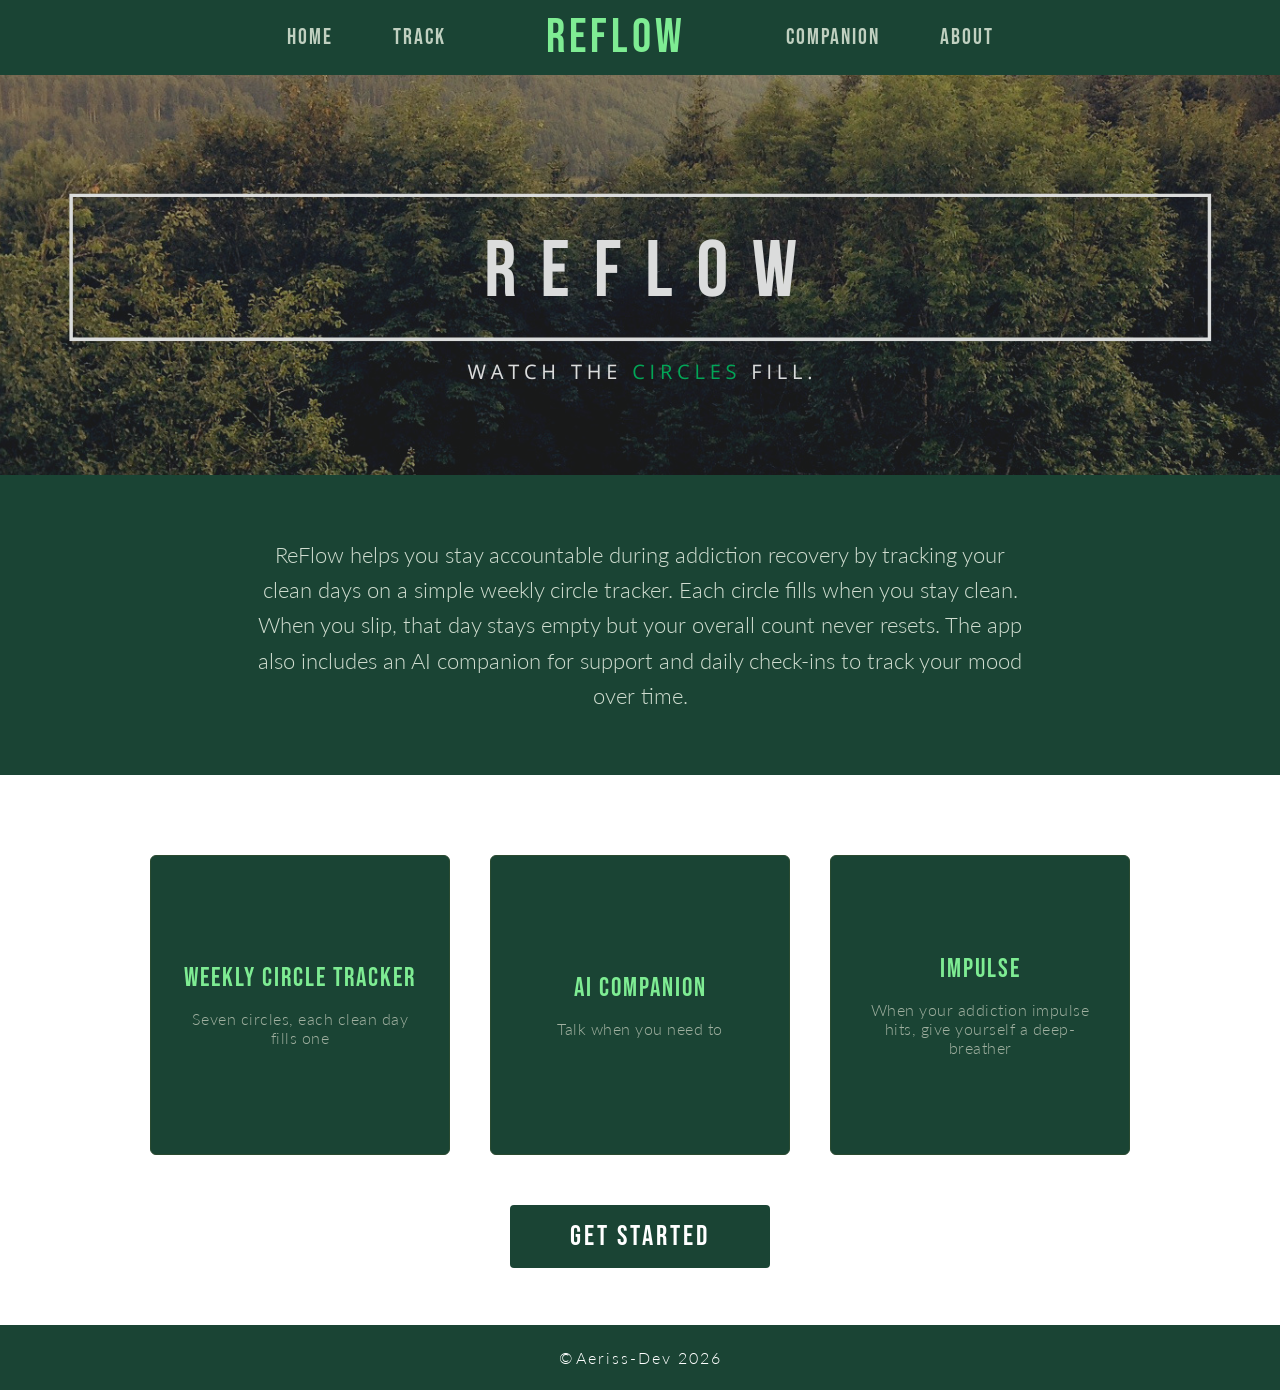
<file: index.html>
<!DOCTYPE html>
<html lang="en">
<head>
    <meta charset="UTF-8">
    <meta name="viewport" content="width=device-width, initial-scale=1.0">
    <title>ReFlow</title>
    <link rel="stylesheet" href="style.css">
</head>
<body>
    <nav>
        <ul class="left-nav">
            <li><a href="index.html">Home</a></li>
            <li><a href="track.html">Track</a></li>
        </ul>
        <p><a href="index.html" class = "logo">REFLOW</a></p>
        <ul class="right-nav">
            <li><a href="ai.html">Companion</a></li>
            <li><a href="about.html">About</a></li>
        </ul>
    </nav>
    <div class="photo-container">
        <img src="assets/addiction.png" alt="addiction banner">
    </div>
    <div class="first-box">
        <p class="description">
            ReFlow helps you stay accountable during addiction recovery by tracking your clean days on a simple weekly circle tracker. Each circle fills when you stay clean. When you slip, that day stays empty but your overall count never resets. The app also includes an AI companion for support and daily check-ins to track your mood over time.
        </p>
    </div>
    <div class="second-box">
        <div class="features">
            <div class="feature-card">

                <h3>Weekly Circle Tracker</h3>
                <p>Seven circles, each clean day fills one</p>
            </div>
            <div class="feature-card">

                <h3>AI Companion</h3>
                <p>Talk when you need to</p>
            </div>
            <div class="feature-card">
                <h3>Impulse</h3>
                <p>When your addiction impulse hits, give yourself a deep-breather</p>
            </div>
        </div>
        <a href="track.html" class="cta-button">Get Started</a>
    </div>
    <footer>
        &copy;&nbsp; <a href="https://github.com/aerissdev-dotcom" class = "footer-a">Aeriss-Dev 2026</a>
    </footer>
</body>
</html>
</file>
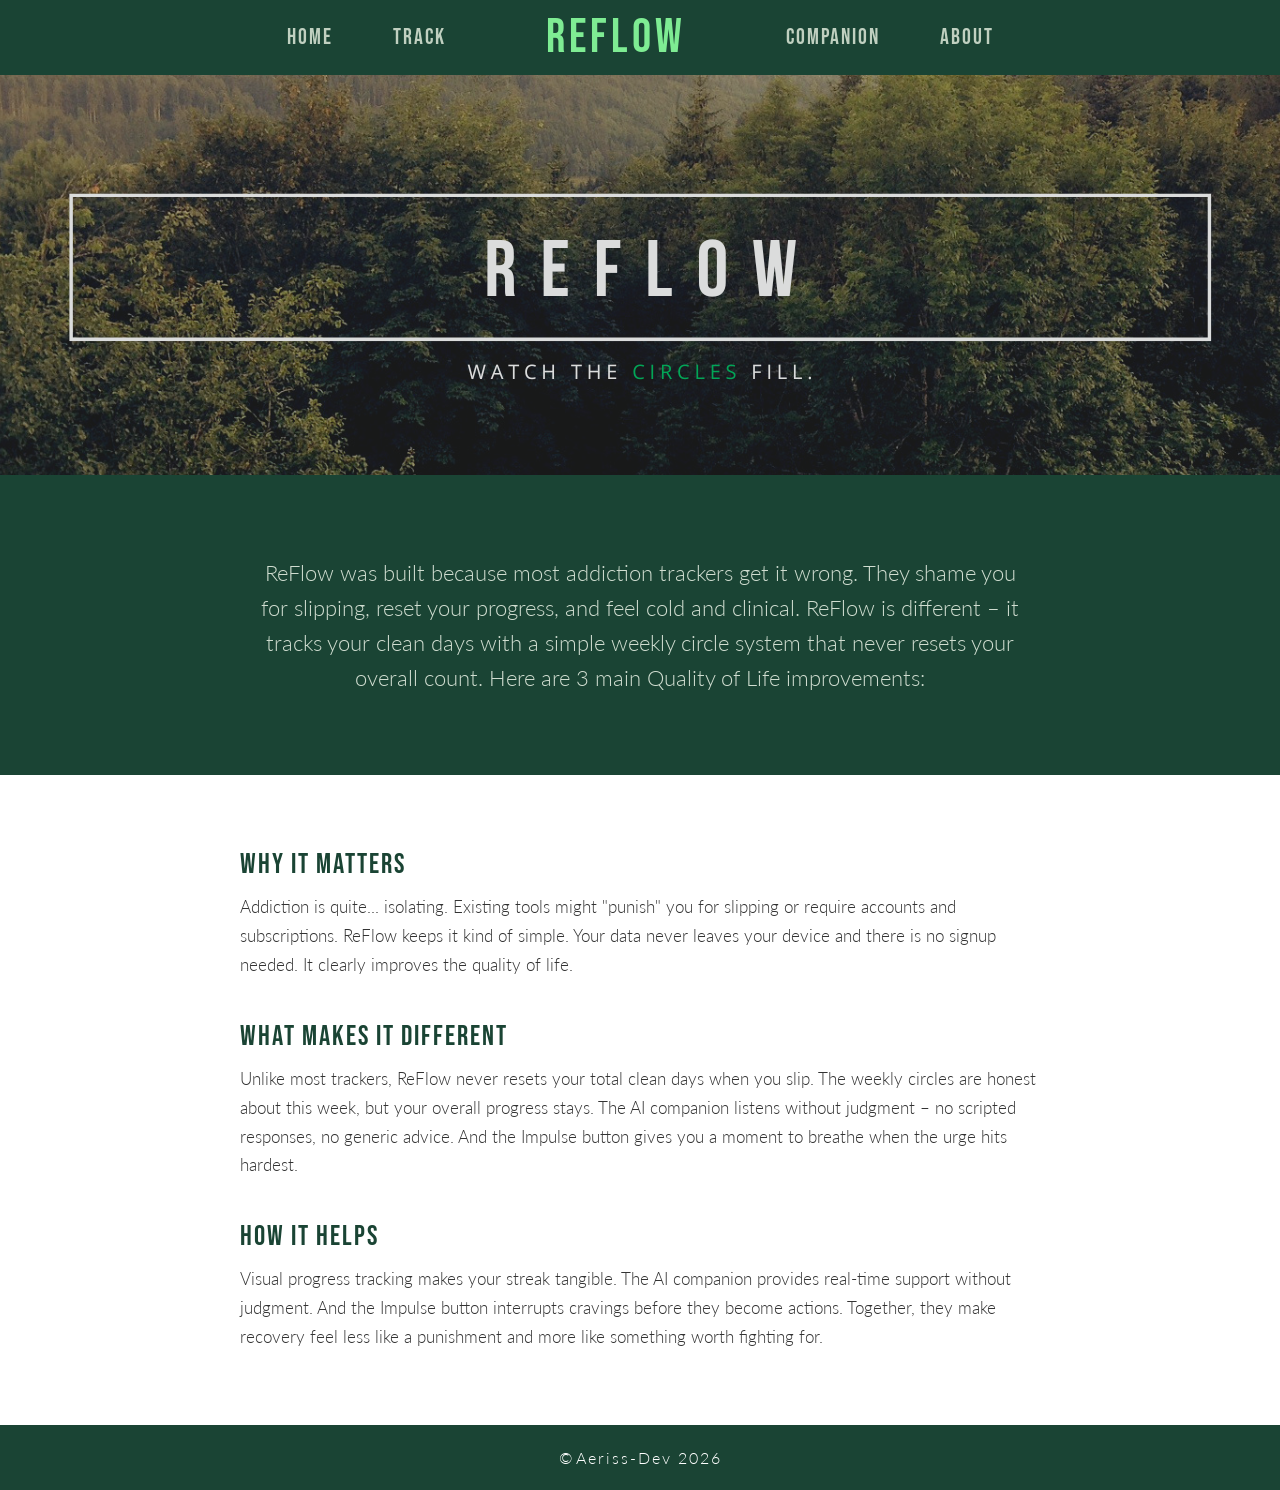
<file: about.html>
<!DOCTYPE html>
<html lang="en">
<head>
    <meta charset="UTF-8">
    <meta name="viewport" content="width=device-width, initial-scale=1.0">
    <title>ReFlow - About</title>
    <link rel="stylesheet" href="style.css">
</head>
<body>
    <nav>
        <ul class="left-nav">
            <li><a href="index.html">Home</a></li>
            <li><a href="track.html">Track</a></li>
        </ul>
        <p><a href="index.html" class = "logo">REFLOW</a></p>
        <ul class="right-nav">
            <li><a href="ai.html">Companion</a></li>
            <li><a href="about.html">About</a></li>
        </ul>
    </nav>
    <div class="photo-container">
        <img src="assets/addiction.png" alt="addiction banner">
    </div>
    <div class="first-box">
        <p class="description">
            ReFlow was built because most addiction trackers get it wrong. They shame you for slipping, reset your progress, and feel cold and clinical. ReFlow is different – it tracks your clean days with a simple weekly circle system that never resets your overall count. Here are 3 main Quality of Life improvements:
        </p>
    </div>
    <div class="second-box-about">
        <div class="about-content">
            <div class="about-section">
                <h3>Why It Matters</h3>
                <p>Addiction is quite... isolating. Existing tools might "punish" you for slipping or require accounts and subscriptions. ReFlow keeps it kind of simple. Your data never leaves your device and there is no signup needed. It clearly improves the quality of life.</p>
            </div>
            <div class="about-section">
                <h3>What Makes It Different</h3>
                <p>Unlike most trackers, ReFlow never resets your total clean days when you slip. The weekly circles are honest about this week, but your overall progress stays. The AI companion listens without judgment – no scripted responses, no generic advice. And the Impulse button gives you a moment to breathe when the urge hits hardest.</p>
            </div>
            <div class="about-section">
                <h3>How It Helps</h3>
                <p>Visual progress tracking makes your streak tangible. The AI companion provides real-time support without judgment. And the Impulse button interrupts cravings before they become actions. Together, they make recovery feel less like a punishment and more like something worth fighting for.</p>
            </div>
        </div>
    </div>
    <footer>
        &copy;&nbsp; <a href="https://github.com/aerissdev-dotcom" class="footer-a">Aeriss-Dev 2026</a>
    </footer>
</body>
</html>
</file>
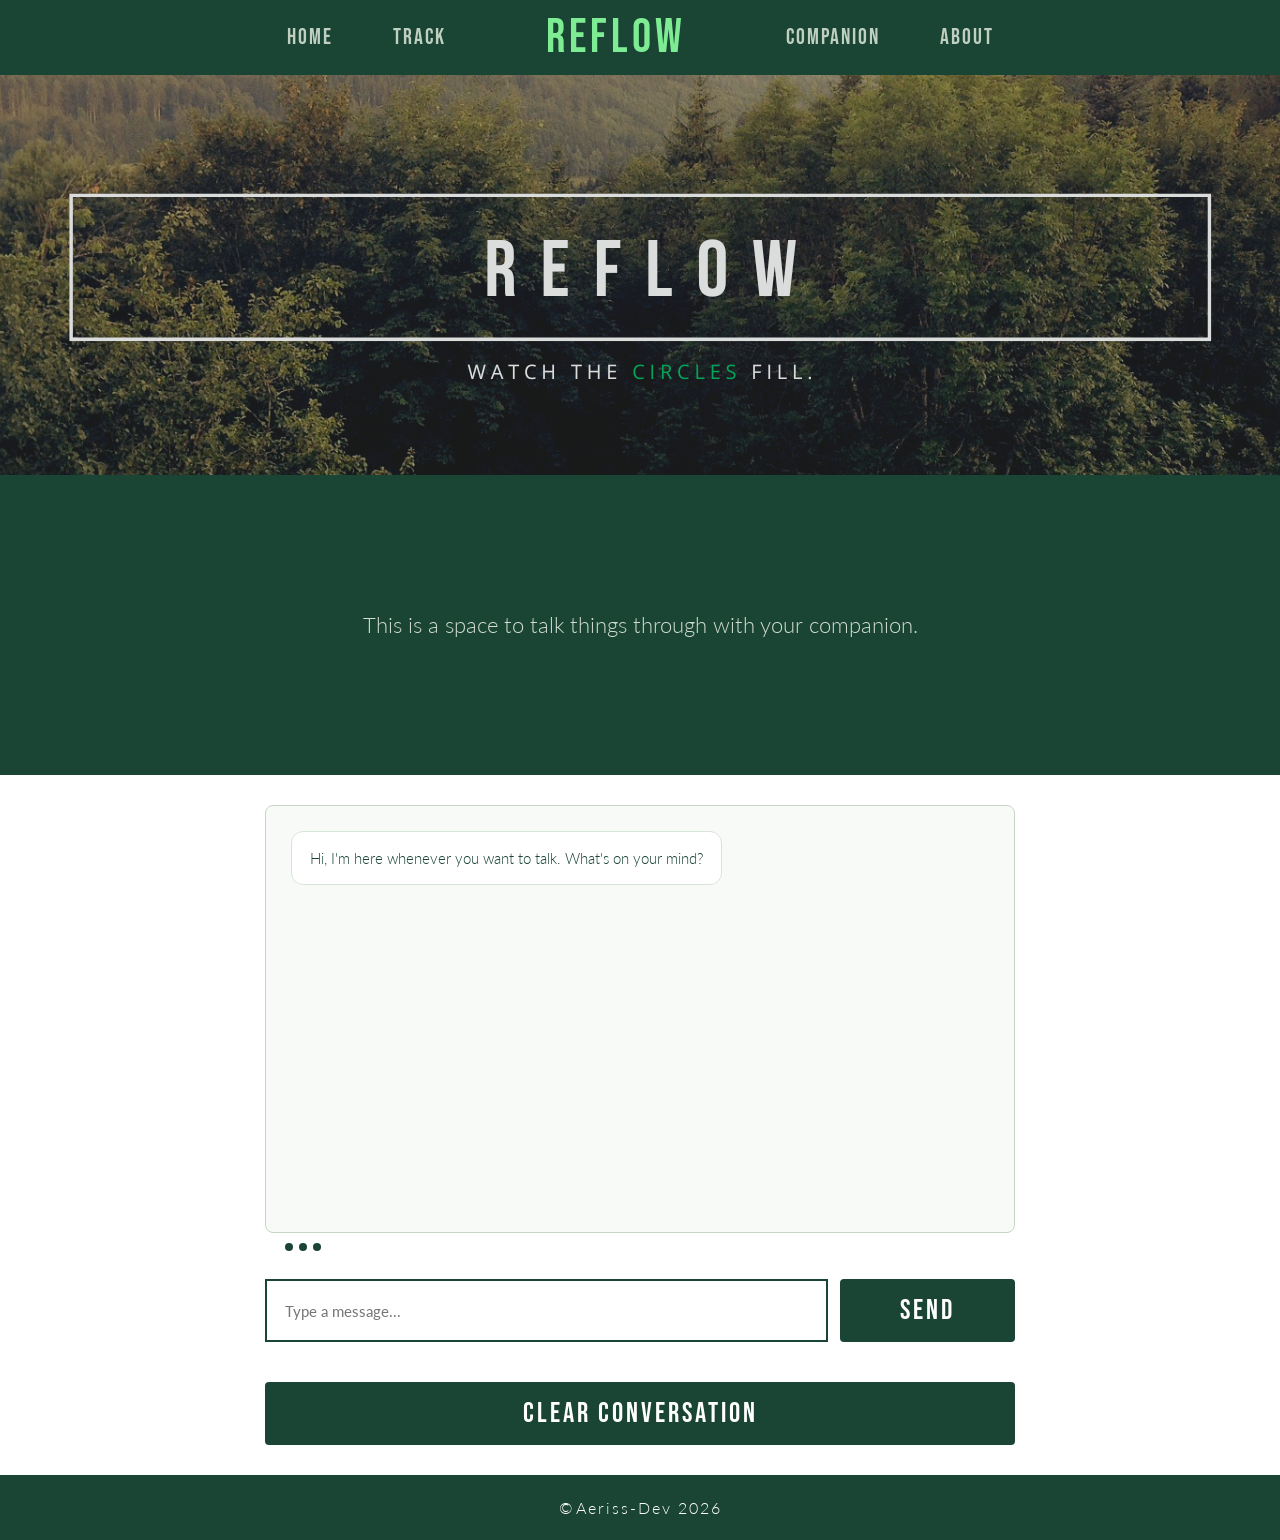
<file: ai.html>
<!DOCTYPE html>
<html lang="en">
<head>
    <meta charset="UTF-8">
    <meta name="viewport" content="width=device-width, initial-scale=1.0">
    <title>ReFlow - Companion</title>
    <link rel="stylesheet" href="style.css">
</head>
<body>
    <nav>
        <ul class="left-nav">
            <li><a href="index.html">Home</a></li>
            <li><a href="track.html">Track</a></li>
        </ul>
        <p><a href="index.html" class = "logo">REFLOW</a></p>
        <ul class="right-nav">
            <li><a href="ai.html">Companion</a></li>
            <li><a href="about.html">About</a></li>
        </ul>
    </nav>
    <div class="photo-container">
    <img src="assets/addiction.png" alt="addiction banner">
</div>
    <div class="first-box">
        <p class="description">
            This is a space to talk things through with your companion.
        </p>
    </div>
    <div class="second-box-ai">
        <div class="chat-container">
            <div class="chat-messages" id="chat-messages"></div>
            <div class="chat-typing" id="chat-typing" hidden>
                <span></span><span></span><span></span>
            </div>
            <form class="chat-form" id="chat-form">
                <input type="text" id="chat-input" placeholder="Type a message..." autocomplete="off" maxlength="500">
                <button type="submit" class="clean-btn">Send</button>
            </form>
            <button type="button" id="clear-btn" class="slip-btn">Clear conversation</button>
        </div>
    </div>
    <footer>
        &copy;&nbsp; <a href="https://github.com/aerissdev-dotcom" class="footer-a">Aeriss-Dev 2026</a>
    </footer>
    <script src="ai.js"></script>
</body>
</html>
</file>
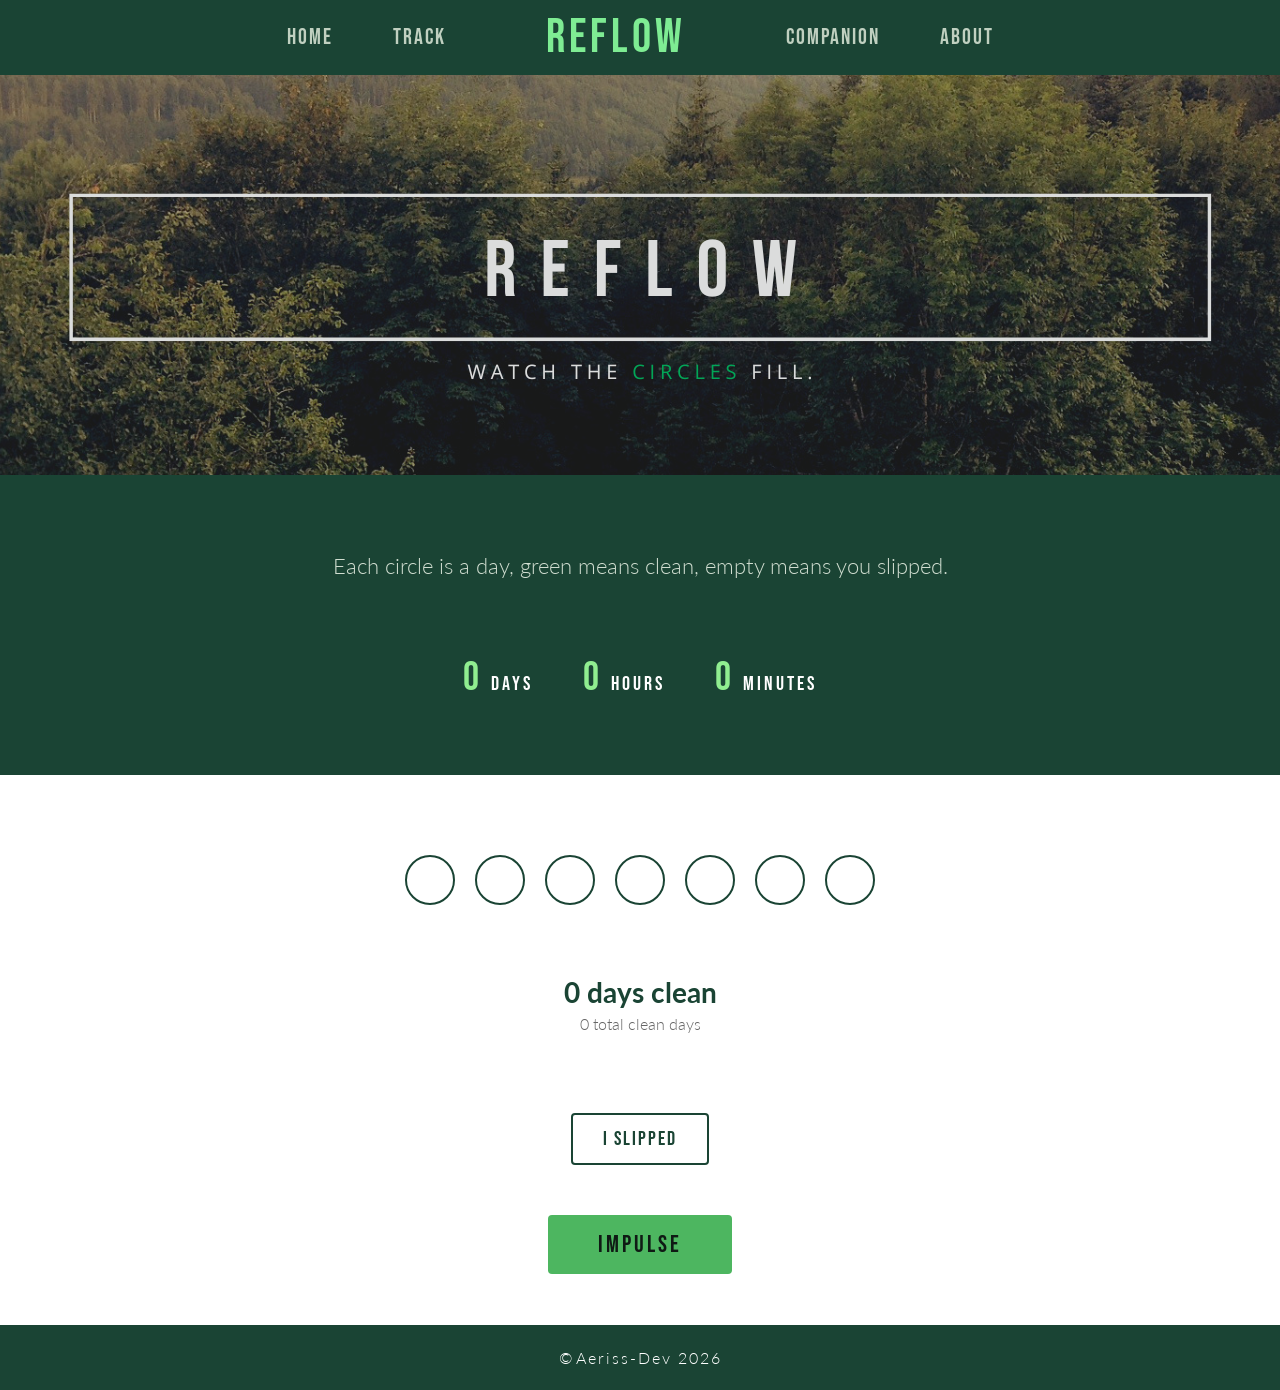
<file: track.html>
<!DOCTYPE html>
<html lang="en">
<head>
    <meta charset="UTF-8">
    <meta name="viewport" content="width=device-width, initial-scale=1.0">
    <title>ReFlow - Track</title>
    <link rel="stylesheet" href="style.css">
</head>
<body>
    <nav>
        <ul class="left-nav">
            <li><a href="index.html">Home</a></li>
            <li><a href="track.html">Track</a></li>
        </ul>
        <p><a href="index.html" class = "logo">REFLOW</a></p>
        <ul class="right-nav">
            <li><a href="ai.html">Companion</a></li>
            <li><a href="about.html">About</a></li>
        </ul>
    </nav>
    <div class="photo-container">
    <img src="assets/addiction.png" alt="addiction banner">
</div>
    <div class="first-box">
        <p class="description">
            Each circle is a day, green means clean, empty means you slipped.
        </p>
        <div class="counter">
            <div>0 <span>DAYS</span></div>
            <div>0 <span>MINUTES</span></div>
            <div>0 <span>SECONDS</span></div>
        </div>
    </div>
    <div class="second-box">
        <div class="week-circles">
            <div class="circle filled"></div>
            <div class="circle filled"></div>
            <div class="circle filled"></div>
            <div class="circle"></div>
            <div class="circle"></div>
            <div class="circle"></div>
            <div class="circle"></div>
        </div>
        <div class="streak-info">
            <p class="streak-count">3 days clean</p>
            <p class="streak-total">12 total clean days</p>
        </div>
        <div class="action-buttons">
            <button class="slip-btn">I slipped</button>
        </div>
        <button class="impulse-btn" title = "Breathe for 60 seconds.">Impulse</button>
    </div>
    <footer>
        &copy;&nbsp; <a href="https://github.com/aerissdev-dotcom" class="footer-a">Aeriss-Dev 2026</a>
    </footer>
    <script src="script.js"></script>
</body>
</html>
</file>
<file: style.css>
@import url('https://fonts.googleapis.com/css2?family=Bebas+Neue&display=swap');
@import url('https://fonts.googleapis.com/css2?family=Lato:ital,wght@0,100;0,300;0,400;0,700;0,900;1,100;1,300;1,400;1,700;1,900&display=swap');

* {
    margin: 0;
    padding: 0;
    box-sizing: border-box;
}

body {
    background-color: #0f1a14;
}

nav {
    width: 100%;
    height: 75px;
    background-color: #1a4434;
    display: flex;
    flex-direction: row;
    justify-content: center;
    align-items: center;
    text-align: center;
}

.logo {
    font-family: "Bebas Neue", sans-serif;
    font-weight: 400;
    font-style: normal;
    color: rgb(126, 236, 147);
    font-size: 48px;
    justify-self: flex-start;
    margin: 0 100px 0 100px;
    letter-spacing: 4px;
}

.photo-container {
    display: flex;
}

.photo-container img {
    flex: 1;
    width: 100%;
    height: 400px;
    object-fit: cover;
    opacity: 0.85;
}

.first-box {
    display: flex;
    flex-direction: column;
    justify-content: center;
    align-items: center;
    text-align: center;
    width: 100%;
    height: 300px;
    padding: 80px 20%;
    background-color: #1a4434;
}

.second-box {
    display: flex;
    width: 100%;
    height: 550px;
    padding: 80px 10%;
    background-color: white;
    flex-direction: column;
    align-items: center;
    gap: 50px;
}

.second-box-about {
  display: flex;
    width: 100%;
    height: 650px;
    padding: 30px 10%;
    background-color: white;
    flex-direction: column;
    align-items: center;
    justify-content: center;
    gap: 50px;
}

.second-box-ai {
  display: flex;
    width: 100%;
    height: 700px;
    padding: 30px 10%;
    background-color: white;
    flex-direction: column;
    align-items: center;
}

.description {
    color: #d0ddd0;
    text-align: center;
    font-family: "Lato", sans-serif;
    font-weight: 300;
    font-style: normal;
    font-size: 22px;
    line-height: 1.6;
    max-width: 800px;
}

.features {
    display: flex;
    flex-direction: row;
    gap: 40px;
    justify-content: center;
    flex-wrap: wrap;
}

.feature-card {
    background-color: #1a4434;
    border: 1px solid #2a4a30;
    border-radius: 6px;
    padding: 40px 30px;
    width: 300px;
    height: 300px;
    text-align: center;
    display: flex;
    flex-direction: column;
    justify-content: center;
    align-items: center;
}

.feature-icon {
    font-size: 40px;
    color: rgb(126, 236, 147);
    display: block;
    margin-bottom: 20px;
}

.feature-card h3 {
    font-family: "Bebas Neue", sans-serif;
    font-size: 26px;
    font-weight: 400;
    color: rgb(126, 236, 147);
    margin-bottom: 15px;
    letter-spacing: 2px;
}

.feature-card p {
    font-family: "Lato", sans-serif;
    font-size: 16px;
    font-weight: 300;
    color: #a0b0a0;
    letter-spacing: 0.5px;
}

.cta-button {
    background-color: #1a4434;
    color: white;
    font-family: "Bebas Neue", sans-serif;
    font-size: 28px;
    font-weight: 400;
    padding: 15px 60px;
    border-radius: 4px;
    text-decoration: none;
    letter-spacing: 3px;
    transition: background-color 0.2s;
}

.cta-button:hover {
    background-color: #1e4f3c;
}

ul {
    display: flex;
    flex-direction: row;
    gap: 60px;
}

li {
    list-style: none;
}

a {
    text-decoration: none;
    color: #c0d0c0;
    font-family: "Bebas Neue", sans-serif;
    font-weight: 100;
    font-style: normal;
    font-size: 22px;
    letter-spacing: 2px;
    transition: color 0.2s;
}

a:hover {
    color: rgb(126, 236, 147);
}

footer {

  width: 100%;
  height: 65px;
  background-color: #1a4434;
  font-family: "Lato", sans-serif;
    font-size: 16px;
    font-weight: 300;
    text-align: center;
    display: flex;
    color: white;
    justify-content: center;
    align-items: center;
}

.footer-a {
  font-family: "Lato", sans-serif;
    font-size: 16px;
    font-weight: 300;
    color: white;
}

.week-circles {
    display: flex;
    gap: 20px;
    justify-content: center;
}

.circle {
    width: 50px;
    height: 50px;
    border-radius: 50%;
    border: 2px solid #1a4434;
    background-color: transparent;
}

.circle.filled {
    background-color: rgb(71, 145, 85);
    border-color: #1a4434;
}

.streak-info {
    text-align: center;
    font-family: "Lato", sans-serif;
    color: #1a4434;
    margin-top: 20px;
}

.streak-count {
    font-size: 28px;
    font-weight: 700;
}

.streak-total {
    font-size: 16px;
    font-weight: 300;
    color: #666;
    margin-top: 5px;
}

.action-buttons {
    display: flex;
    gap: 20px;
    justify-content: center;
    margin-top: 30px;
}

.slip-btn:hover {
  background-color: #1a4434;
  color: white;
}

.clean-btn {
    background-color: #1a4434;
    color: white;
    font-family: "Bebas Neue", sans-serif;
    font-size: 28px;
    font-weight: 400;
    padding: 15px 60px;
    border-radius: 4px;
    text-decoration: none;
    letter-spacing: 3px;
    transition: background-color 0.2s;
    border: none;
    cursor: pointer;
}

.clean-btn:hover {
    background-color: #1e4f3c;
    color: rgb(126, 236, 147);

}

.slip-btn {
    background-color: transparent;
    color: #1a4434;
    border: 2px solid #1a4434;
    padding: 12px 30px;
    border-radius: 4px;
    font-family: "Bebas Neue", sans-serif;
    font-size: 20px;
    letter-spacing: 2px;
    cursor: pointer;
}

.impulse-btn {
    background-color: rgb(77, 182, 96);
    color: #0f1a14;
    border: none;
    padding: 15px 50px;
    border-radius: 4px;
    font-family: "Bebas Neue", sans-serif;
    font-size: 24px;
    letter-spacing: 3px;
    cursor: help;
}

.impulse-btn:hover {
  background-color: darkred;
  color: white;
}

.counter {
  display: flex;
  flex-direction: row;
  gap: 50px;
  margin-top: 70px;
  font-family: "Bebas Neue", sans-serif;
    font-size: 40px;
    letter-spacing: 3px;
    color: lightgreen;
}

span {
  font-size: 20px;
  color: white;
}
.about-content {
    max-width: 800px;
    display: flex;
    justify-content: center;  
    align-items: center;
    flex-direction: column;
    gap: 40px;
}

.about-section h3 {
    font-family: "Bebas Neue", sans-serif;
    font-size: 28px;
    font-weight: 400;
    color: #1a4434;
    margin-bottom: 12px;
    letter-spacing: 2px;
}

.about-section p {
    font-family: "Lato", sans-serif;
    font-size: 17px;
    font-weight: 300;
    color: #333;
    line-height: 1.7;
}

.breathe-overlay {
    position: fixed;
    top: 0;
    left: 0;
    width: 100%;
    height: 100vh;
    background-color: #143629;
    display: flex;
    justify-content: center;
    align-items: center;
    z-index: 9999;
    animation: fadeIn 0.8s ease;
}

.breathe-text {
    font-family: 'Bebas Neue', sans-serif;
    font-size: 80px;
    color: #7f9a8c;
    letter-spacing: 8px;
    animation: breathe 10s ease-in-out infinite;
}

@keyframes fadeIn {
    from { opacity: 0; }
    to { opacity: 1; }
}

@keyframes breathe {
    0%, 100% { transform: scale(1); }
    50% { transform: scale(1.2); }
}

.chat-container {
    width: 100%;
    max-width: 750px;
    height: 100%;
    display: flex;
    flex-direction: column;
}

.chat-messages {
    flex: 1;
    overflow-y: auto;
    display: flex;
    flex-direction: column;
    gap: 14px;
    padding: 25px;
    background-color: #f8faf8;
    border: 1px solid #c8d6c8;
    border-radius: 8px;
}

.msg {
    max-width: 70%;
    padding: 14px 18px;
    border-radius: 12px;
    font-family: "Lato", sans-serif;
    font-size: 15px;
    font-weight: 300;
    line-height: 1.6;
    word-wrap: break-word;
}

.msg-user {
    align-self: flex-end;
    background-color: #1a4434;
    color: white;
}

.msg-ai {
    align-self: flex-start;
    background-color: white;
    color: #1a4434;
    border: 1px solid #d8e4d8;
}

.msg-enter {
    animation: fadeIn 0.3s ease;
}

.chat-typing {
    display: flex;
    gap: 6px;
    padding: 10px 20px;
}

.chat-typing span {
    width: 8px;
    height: 8px;
    border-radius: 50%;
    background-color: #1a4434;
    animation: blink 1.2s ease-in-out infinite;
}

.chat-typing span:nth-child(2) {
    animation-delay: 0.2s;
}

.chat-typing span:nth-child(3) {
    animation-delay: 0.4s;
}

@keyframes blink {
    0%, 80%, 100% { opacity: 0.2; }
    40% { opacity: 1; }
}

.chat-form {
    display: flex;
    gap: 12px;
    margin-top: 18px;
}

#chat-input {
    flex: 1;
    padding: 14px 18px;
    border: 2px solid #1a4434;
    font-family: "Lato", sans-serif;
    font-size: 15px;
    outline: none;
    transition: border-color 0.2s;

}

#chat-input:focus {
    border-color: rgb(126, 236, 147);
}

#clear-btn {
  margin-top: 40px;
   background-color: #1a4434;
    color: white;
    font-family: "Bebas Neue", sans-serif;
    font-size: 28px;
    font-weight: 400;
    padding: 15px 60px;
    border-radius: 4px;
    text-decoration: none;
    letter-spacing: 3px;
    transition: background-color 0.2s;
    border: none;
    cursor: pointer;
}

#clear-btn:hover {
  background-color: #1e4f3c;
    color: rgb(126, 236, 147);

}
</file>
